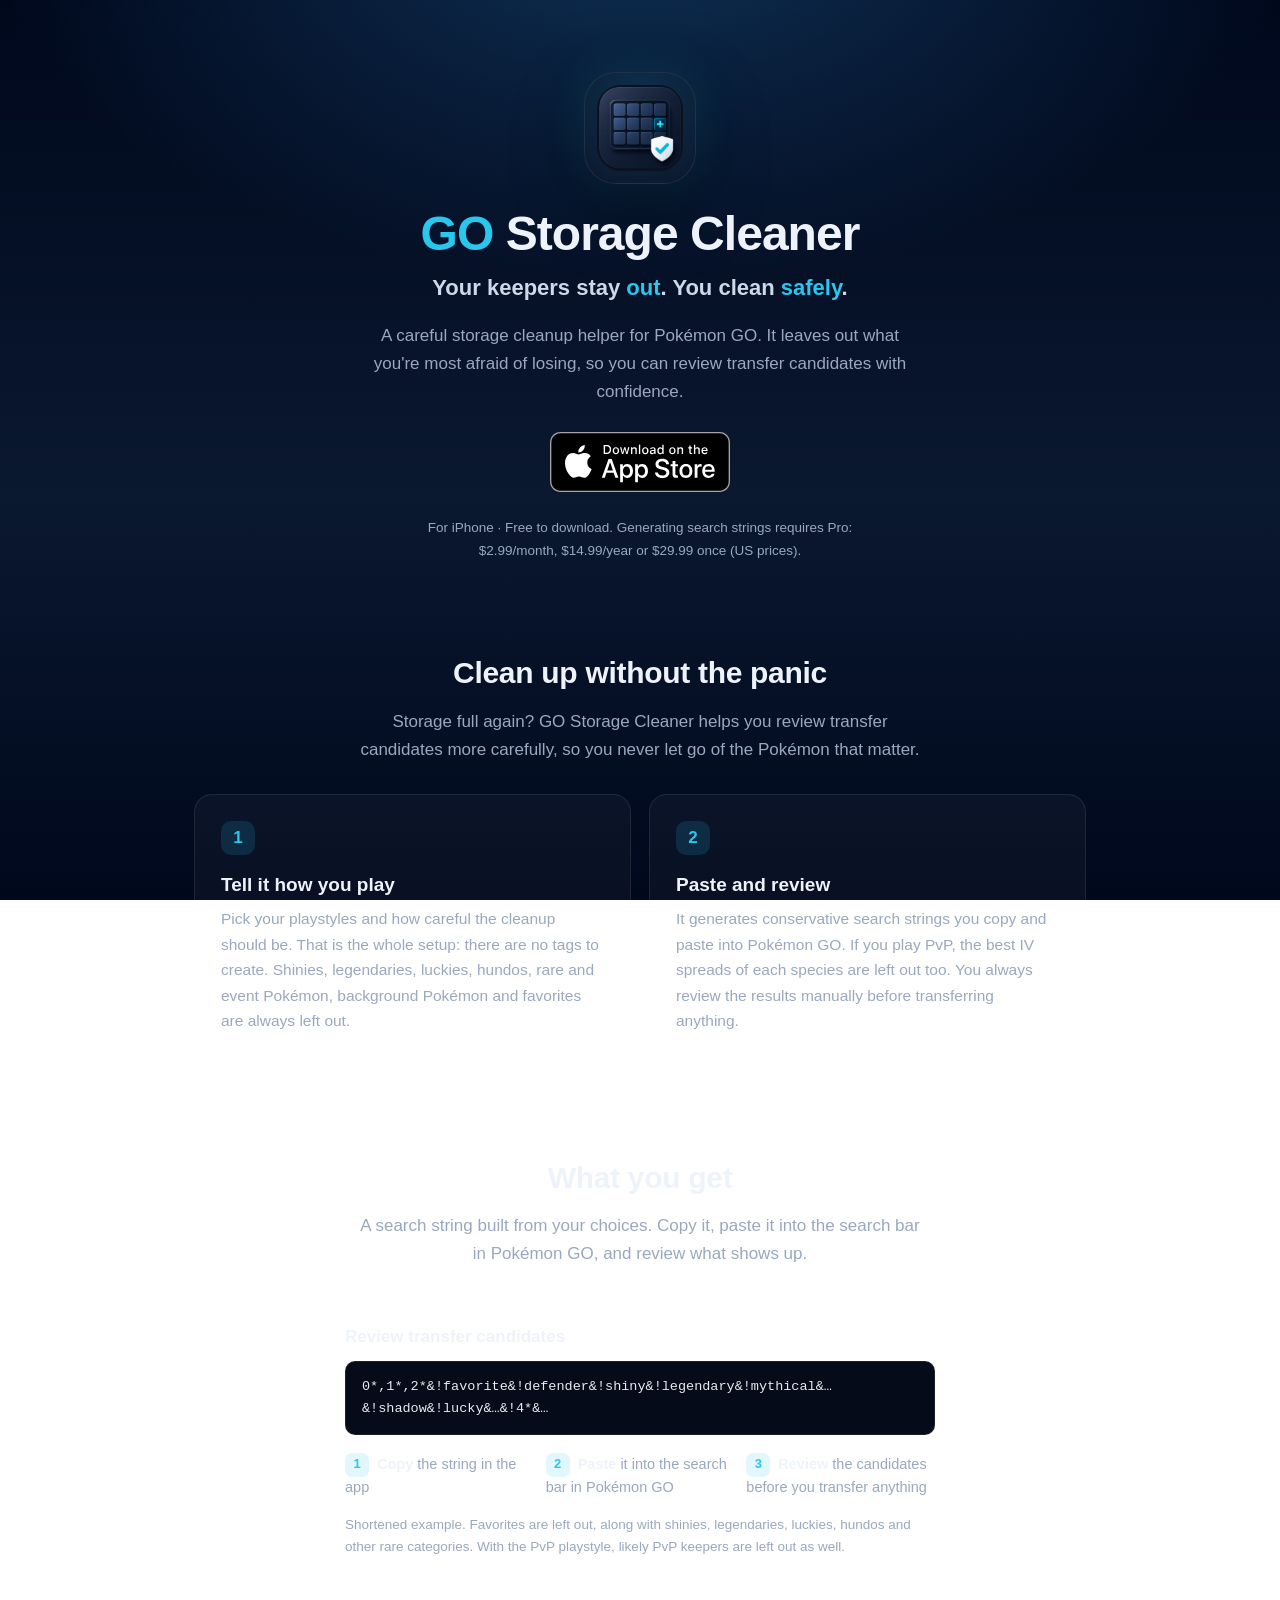
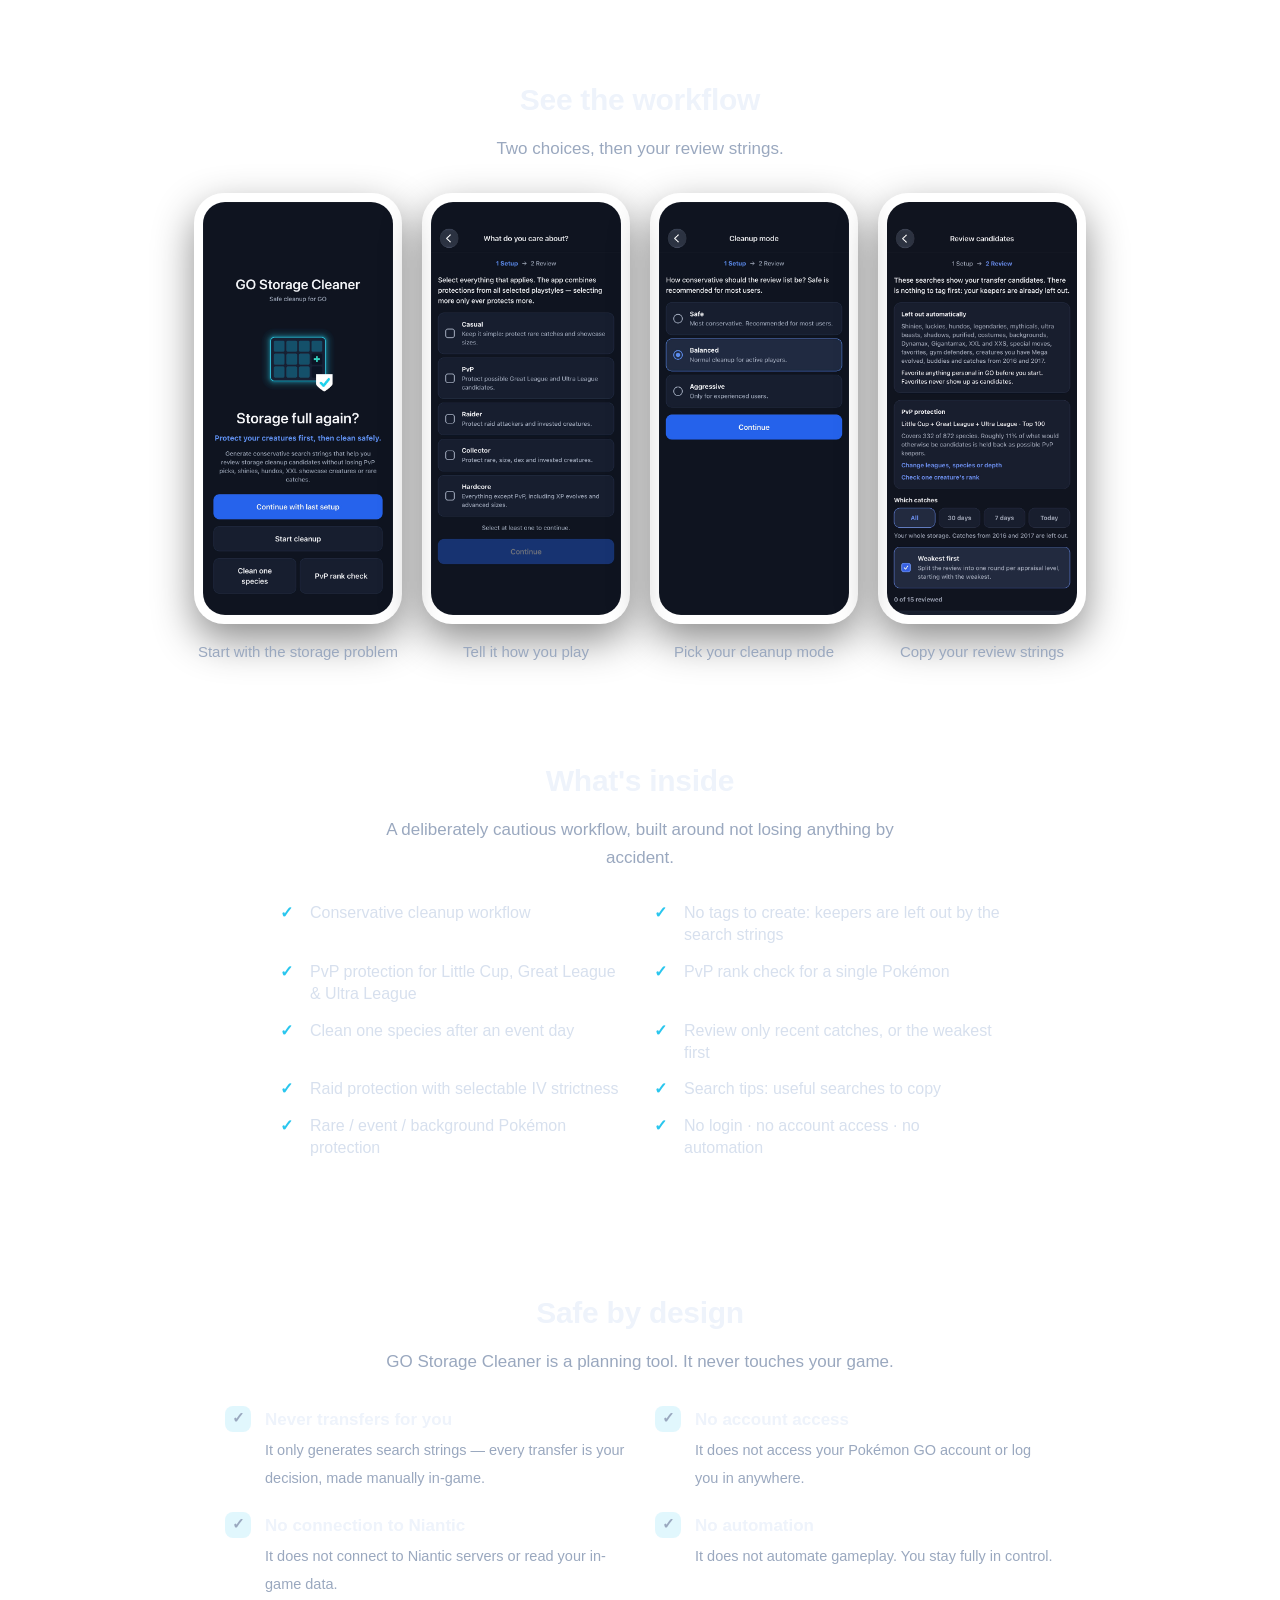
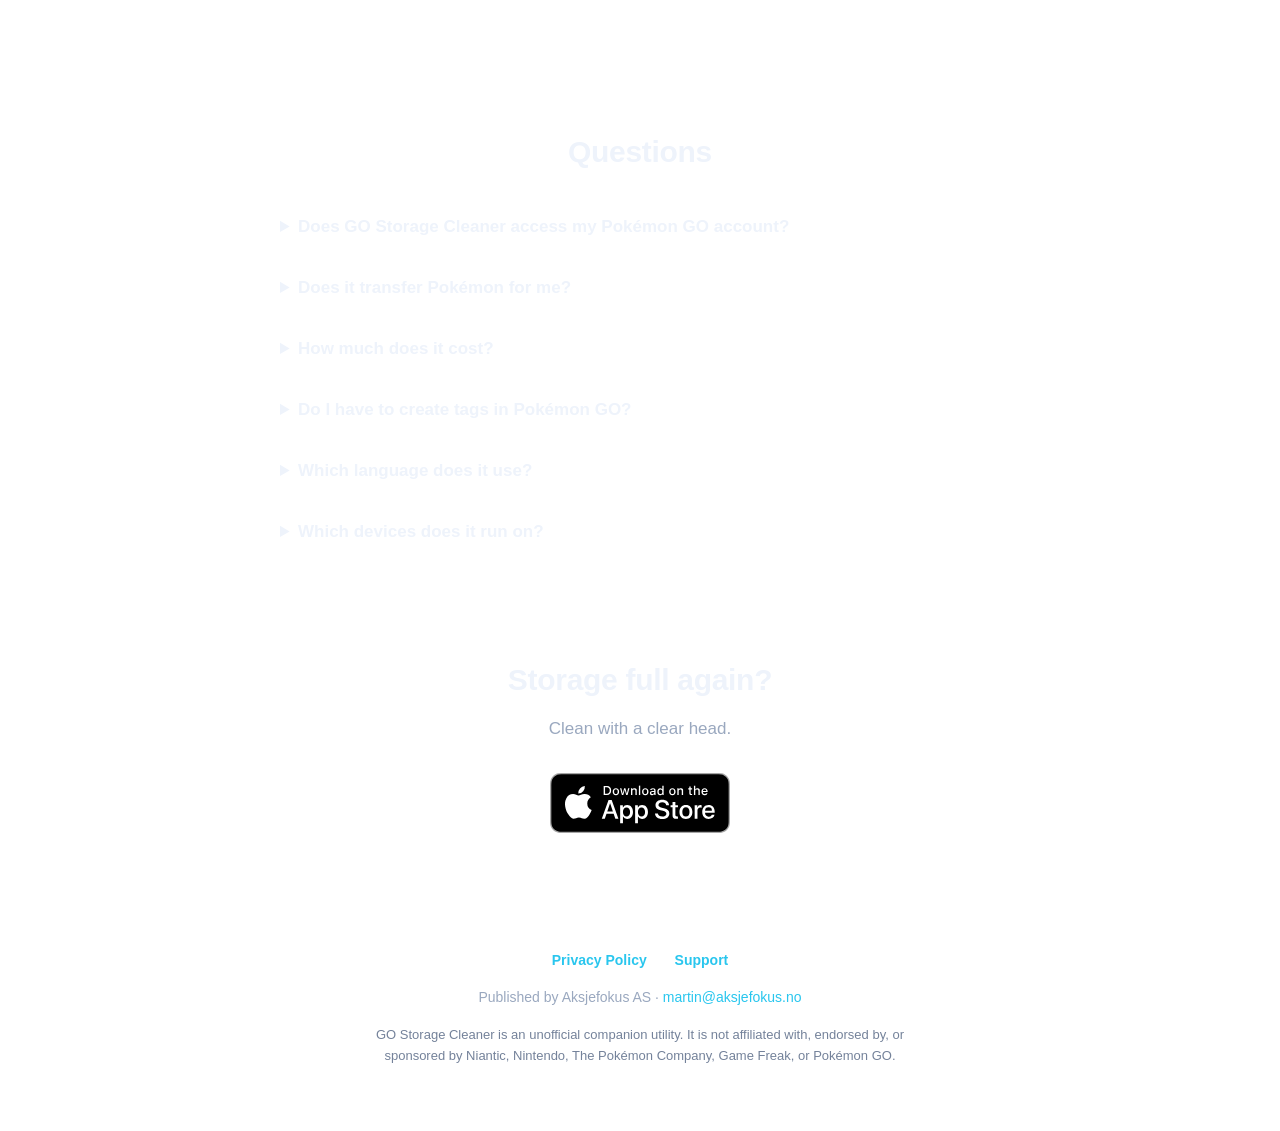
<file: index.html>
<!doctype html>
<html lang="en">
<head>
  <meta charset="utf-8">
  <meta name="viewport" content="width=device-width, initial-scale=1">
  <title>GO Storage Cleaner — Pokémon GO storage cleanup search strings</title>
  <meta name="description" content="Pokémon GO storage full? GO Storage Cleaner builds conservative search strings that leave your PvP, raid and rare Pokémon out, so you only review what you can let go of.">

  <link rel="canonical" href="https://gostoragecleaner.app/">

  <link rel="icon" href="assets/app-icon.png" type="image/png">
  <link rel="apple-touch-icon" href="assets/app-icon.png">

  <meta property="og:type" content="website">
  <meta property="og:title" content="GO Storage Cleaner — Pokémon GO storage cleanup search strings">
  <meta property="og:description" content="Generate conservative cleanup search strings that leave your keepers out by themselves. No tags to create, no login, no account access, no automation.">
  <meta property="og:image" content="https://gostoragecleaner.app/assets/share-card.png">
  <meta property="og:image:width" content="1200">
  <meta property="og:image:height" content="630">
  <meta property="og:url" content="https://gostoragecleaner.app/">
  <meta name="twitter:card" content="summary_large_image">

  <meta name="apple-itunes-app" content="app-id=6781333023">

  <script type="application/ld+json">
  {
    "@context": "https://schema.org",
    "@type": "SoftwareApplication",
    "name": "GO Storage Cleaner",
    "operatingSystem": "iOS",
    "applicationCategory": "UtilitiesApplication",
    "description": "A careful storage cleanup helper for Pokémon GO. It builds conservative search strings that leave your keepers out, and you copy, paste and review the transfer candidates yourself.",
    "url": "https://gostoragecleaner.app/",
    "downloadUrl": "https://apps.apple.com/app/go-storage-cleaner/id6781333023",
    "image": "https://gostoragecleaner.app/assets/app-icon.png",
    "inLanguage": "en",
    "publisher": {
      "@type": "Organization",
      "name": "Aksjefokus AS"
    },
    "offers": {
      "@type": "AggregateOffer",
      "priceCurrency": "USD",
      "lowPrice": "2.99",
      "highPrice": "29.99",
      "offerCount": 3
    }
  }
  </script>
  <script type="application/ld+json">
  {
    "@context": "https://schema.org",
    "@type": "FAQPage",
    "mainEntity": [
      {
        "@type": "Question",
        "name": "Does GO Storage Cleaner access my Pokémon GO account?",
        "acceptedAnswer": {
          "@type": "Answer",
          "text": "No. There is no login and no connection to the game. The app only generates search strings that you copy and paste into Pokémon GO yourself."
        }
      },
      {
        "@type": "Question",
        "name": "Does it transfer Pokémon for me?",
        "acceptedAnswer": {
          "@type": "Answer",
          "text": "No. The final search shows transfer candidates for you to review. Every transfer is your own decision, made manually in the game."
        }
      },
      {
        "@type": "Question",
        "name": "How much does it cost?",
        "acceptedAnswer": {
          "@type": "Answer",
          "text": "The app is free to download. Generating search strings requires Pro: $2.99 per month, $14.99 per year, or $29.99 as a one-time purchase (US prices; local prices are shown in the App Store)."
        }
      },
      {
        "@type": "Question",
        "name": "Do I have to create tags in Pokémon GO?",
        "acceptedAnswer": {
          "@type": "Answer",
          "text": "No. The search strings leave your keepers out by themselves: favorites, shinies, legendaries, luckies, hundos and other rare or invested Pokémon never show up as candidates. If you already use tags, you can add them as extra exclusions."
        }
      },
      {
        "@type": "Question",
        "name": "Which language does it use?",
        "acceptedAnswer": {
          "@type": "Answer",
          "text": "English. The app is in English, and the search strings use English search keywords, so set the game language to English when you paste them."
        }
      },
      {
        "@type": "Question",
        "name": "Which devices does it run on?",
        "acceptedAnswer": {
          "@type": "Answer",
          "text": "iPhone. GO Storage Cleaner is made for iPhone and is available in the App Store."
        }
      }
    ]
  }
  </script>

  <link rel="stylesheet" href="landing.css">
</head>
<body>

  <header class="hero">
    <div class="wrap wrap-narrow">
      <div class="hero-icon-wrap">
        <img class="hero-icon" src="assets/app-icon-clean.png" alt="GO Storage Cleaner app icon">
      </div>
      <h1><span class="accent">GO</span> Storage Cleaner</h1>
      <p class="tagline">Your keepers stay <span class="accent">out</span>. You clean <span class="accent">safely</span>.</p>
      <p class="lede">A careful storage cleanup helper for Pokémon GO. It leaves out what you're most afraid of losing, so you can review transfer candidates with confidence.</p>
      <a class="store-badge" href="https://apps.apple.com/app/go-storage-cleaner/id6781333023">
        <img src="assets/app-store-badge.svg" alt="Download GO Storage Cleaner on the App Store" width="180" height="60">
      </a>
      <p class="fineprint">For iPhone · Free to download. Generating search strings requires Pro:<br>$2.99/month, $14.99/year or $29.99 once (US prices).</p>
    </div>
  </header>

  <main>

    <section class="wrap">
      <h2>Clean up without the panic</h2>
      <p class="section-sub">Storage full again? GO Storage Cleaner helps you review transfer candidates more carefully, so you never let go of the Pokémon that matter.</p>
      <div class="steps">
        <div class="step">
          <span class="num">1</span>
          <h3>Tell it how you play</h3>
          <p>Pick your playstyles and how careful the cleanup should be. That is the whole setup: there are no tags to create. Shinies, legendaries, luckies, hundos, rare and event Pokémon, background Pokémon and favorites are always left out.</p>
        </div>
        <div class="step">
          <span class="num">2</span>
          <h3>Paste and review</h3>
          <p>It generates conservative search strings you copy and paste into Pokémon GO. If you play PvP, the best IV spreads of each species are left out too. You always review the results manually before transferring anything.</p>
        </div>
      </div>
    </section>

    <section class="wrap">
      <h2>What you get</h2>
      <p class="section-sub">A search string built from your choices. Copy it, paste it into the search bar in Pokémon GO, and review what shows up.</p>
      <div class="string-demo">
        <div class="string-label">Review transfer candidates</div>
        <code class="string-box">0*,1*,2*&amp;!favorite&amp;!defender&amp;!shiny&amp;!legendary&amp;!mythical&amp;…&amp;!shadow&amp;!lucky&amp;…&amp;!4*&amp;…</code>
        <ol class="string-steps">
          <li><strong>Copy</strong> the string in the app</li>
          <li><strong>Paste</strong> it into the search bar in Pokémon GO</li>
          <li><strong>Review</strong> the candidates before you transfer anything</li>
        </ol>
        <p class="string-note">Shortened example. Favorites are left out, along with shinies, legendaries, luckies, hundos and other rare categories. With the PvP playstyle, likely PvP keepers are left out as well.</p>
      </div>
    </section>

    <section class="wrap">
      <h2>See the workflow</h2>
      <p class="section-sub">Two choices, then your review strings.</p>
      <div class="shots">
        <figure class="shot">
          <div class="phone">
            <img src="assets/screenshots/01-welcome.png" alt="GO Storage Cleaner welcome screen — Storage full again?" width="640" height="1391" loading="lazy">
          </div>
          <figcaption>Start with the storage problem</figcaption>
        </figure>
        <figure class="shot">
          <div class="phone">
            <img src="assets/screenshots/02-playstyles.png" alt="Choosing playstyles" width="640" height="1391" loading="lazy">
          </div>
          <figcaption>Tell it how you play</figcaption>
        </figure>
        <figure class="shot">
          <div class="phone">
            <img src="assets/screenshots/03-cleanup-mode-v2.png" alt="Choosing a cleanup mode — Safe, Balanced or Aggressive" width="640" height="1391" loading="lazy">
          </div>
          <figcaption>Pick your cleanup mode</figcaption>
        </figure>
        <figure class="shot">
          <div class="phone">
            <img src="assets/screenshots/04-review-candidates-v2.png" alt="Review candidates screen with the search strings to copy" width="640" height="1391" loading="lazy">
          </div>
          <figcaption>Copy your review strings</figcaption>
        </figure>
      </div>
    </section>

    <section class="wrap">
      <h2>What's inside</h2>
      <p class="section-sub">A deliberately cautious workflow, built around not losing anything by accident.</p>
      <ul class="features">
        <li>Conservative cleanup workflow</li>
        <li>No tags to create: keepers are left out by the search strings</li>
        <li>PvP protection for Little Cup, Great League &amp; Ultra League</li>
        <li>PvP rank check for a single Pokémon</li>
        <li>Clean one species after an event day</li>
        <li>Review only recent catches, or the weakest first</li>
        <li>Raid protection with selectable IV strictness</li>
        <li>Search tips: useful searches to copy</li>
        <li>Rare / event / background Pokémon protection</li>
        <li>No login · no account access · no automation</li>
      </ul>
    </section>

    <section class="wrap">
      <div class="safety">
        <h2>Safe by design</h2>
        <p class="section-sub">GO Storage Cleaner is a planning tool. It never touches your game.</p>
        <div class="grid">
          <div class="item">
            <span class="shield" aria-hidden="true">✓</span>
            <div><strong>Never transfers for you</strong><span>It only generates search strings — every transfer is your decision, made manually in-game.</span></div>
          </div>
          <div class="item">
            <span class="shield" aria-hidden="true">✓</span>
            <div><strong>No account access</strong><span>It does not access your Pokémon GO account or log you in anywhere.</span></div>
          </div>
          <div class="item">
            <span class="shield" aria-hidden="true">✓</span>
            <div><strong>No connection to Niantic</strong><span>It does not connect to Niantic servers or read your in-game data.</span></div>
          </div>
          <div class="item">
            <span class="shield" aria-hidden="true">✓</span>
            <div><strong>No automation</strong><span>It does not automate gameplay. You stay fully in control.</span></div>
          </div>
        </div>
      </div>
    </section>

    <section class="wrap">
      <h2>Questions</h2>
      <div class="faq">
        <details>
          <summary>Does GO Storage Cleaner access my Pokémon GO account?</summary>
          <p>No. There is no login and no connection to the game. The app only generates search strings that you copy and paste into Pokémon GO yourself.</p>
        </details>
        <details>
          <summary>Does it transfer Pokémon for me?</summary>
          <p>No. The final search shows transfer candidates for you to review. Every transfer is your own decision, made manually in the game.</p>
        </details>
        <details>
          <summary>How much does it cost?</summary>
          <p>The app is free to download. Generating search strings requires Pro: $2.99 per month, $14.99 per year, or $29.99 as a one-time purchase (US prices; local prices are shown in the App Store).</p>
        </details>
        <details>
          <summary>Do I have to create tags in Pokémon GO?</summary>
          <p>No. The search strings leave your keepers out by themselves: favorites, shinies, legendaries, luckies, hundos and other rare or invested Pokémon never show up as candidates. If you already use tags, you can add them as extra exclusions.</p>
        </details>
        <details>
          <summary>Which language does it use?</summary>
          <p>English. The app is in English, and the search strings use English search keywords, so set the game language to English when you paste them.</p>
        </details>
        <details>
          <summary>Which devices does it run on?</summary>
          <p>iPhone. GO Storage Cleaner is made for iPhone and is available in the App Store.</p>
        </details>
      </div>
    </section>

    <section class="wrap cta">
      <h2>Storage full again?</h2>
      <p class="section-sub">Clean with a clear head.</p>
      <a class="store-badge" href="https://apps.apple.com/app/go-storage-cleaner/id6781333023">
        <img src="assets/app-store-badge.svg" alt="Download GO Storage Cleaner on the App Store" width="180" height="60">
      </a>
    </section>

  </main>

  <footer>
    <div class="wrap wrap-narrow">
      <div class="links">
        <a href="privacy/">Privacy Policy</a>
        <a href="support/">Support</a>
      </div>
      <div class="muted">Published by Aksjefokus AS · <a href="mailto:martin@aksjefokus.no">martin@aksjefokus.no</a></div>
      <p class="disclaimer">GO Storage Cleaner is an unofficial companion utility. It is not affiliated with, endorsed by, or sponsored by Niantic, Nintendo, The Pokémon Company, Game Freak, or Pokémon GO.</p>
    </div>
  </footer>

</body>
</html>
</file>
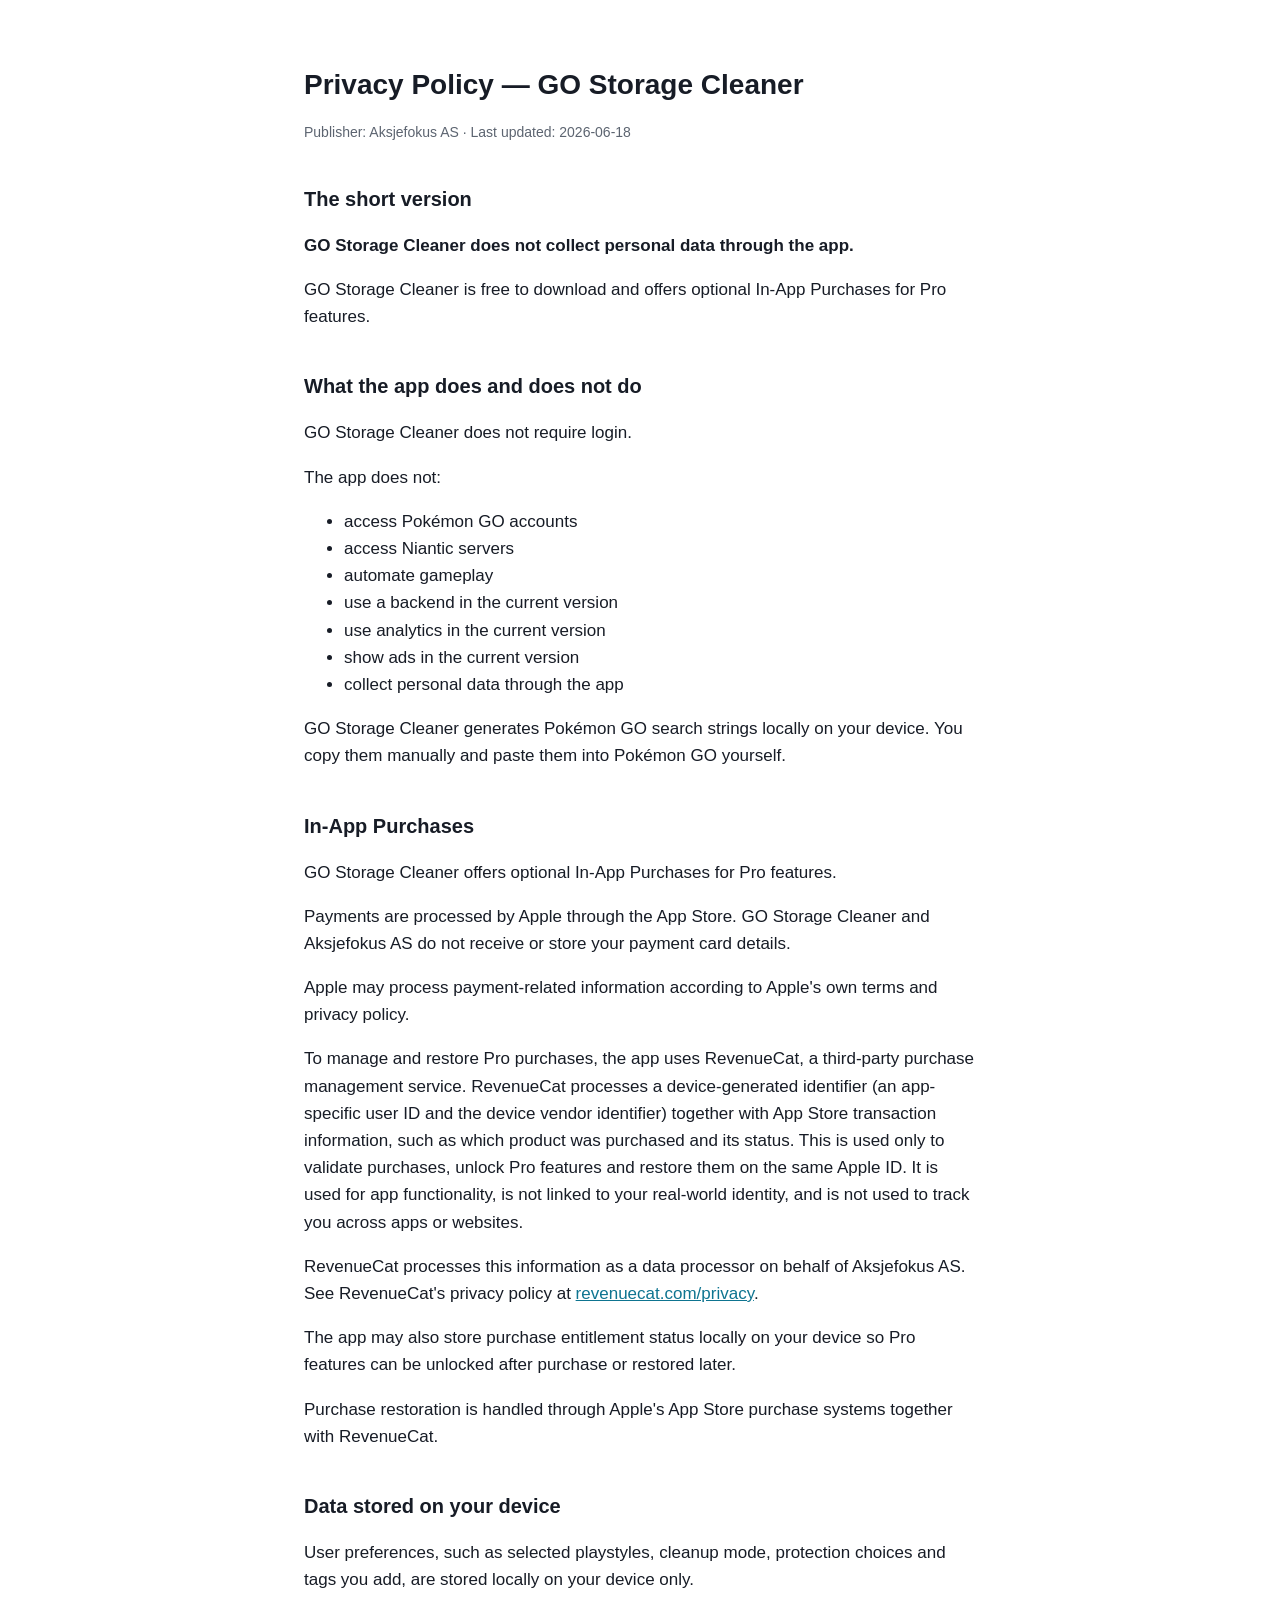
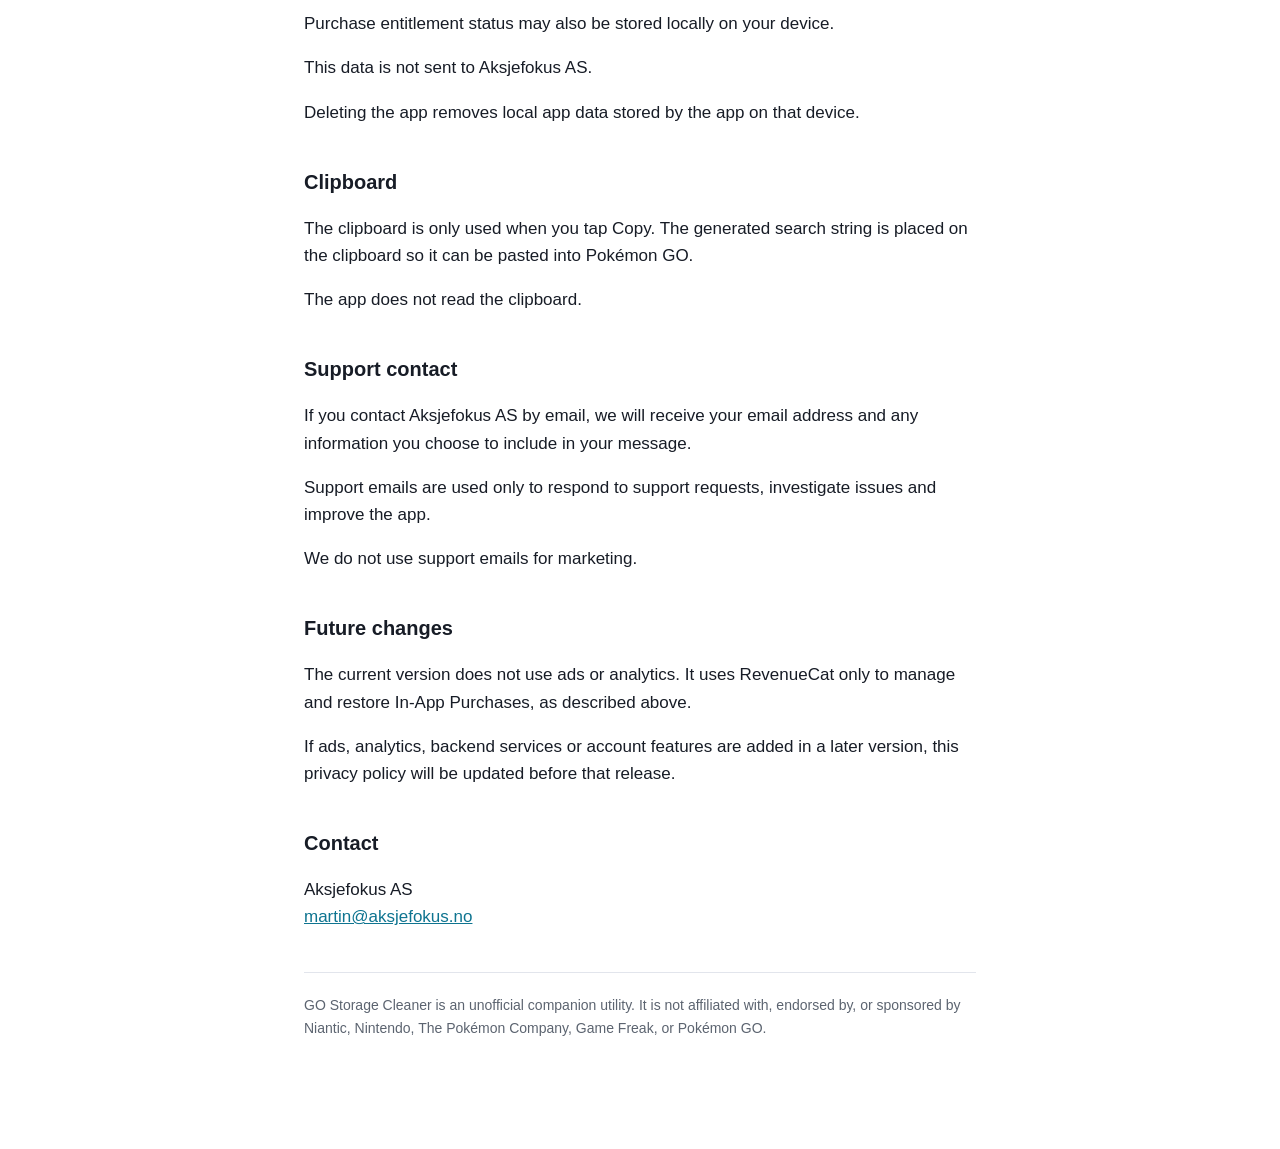
<file: privacy/index.html>
<!doctype html>
<html lang="en">
<head>
  <meta charset="utf-8">
  <meta name="viewport" content="width=device-width, initial-scale=1">
  <meta name="robots" content="noindex, nofollow">
  <title>Privacy Policy — GO Storage Cleaner</title>
  <link rel="stylesheet" href="/styles.css">
</head>
<body>
  <h1>Privacy Policy — GO Storage Cleaner</h1>
  <p class="muted">Publisher: Aksjefokus AS · Last updated: 2026-06-18</p>

  <h2>The short version</h2>
  <p><strong>GO Storage Cleaner does not collect personal data through the app.</strong></p>
  <p>GO Storage Cleaner is free to download and offers optional In-App Purchases for Pro features.</p>

  <h2>What the app does and does not do</h2>
  <p>GO Storage Cleaner does not require login.</p>
  <p>The app does not:</p>
  <ul>
    <li>access Pokémon GO accounts</li>
    <li>access Niantic servers</li>
    <li>automate gameplay</li>
    <li>use a backend in the current version</li>
    <li>use analytics in the current version</li>
    <li>show ads in the current version</li>
    <li>collect personal data through the app</li>
  </ul>
  <p>GO Storage Cleaner generates Pokémon GO search strings locally on your device. You copy them manually and paste them into Pokémon GO yourself.</p>

  <h2>In-App Purchases</h2>
  <p>GO Storage Cleaner offers optional In-App Purchases for Pro features.</p>
  <p>Payments are processed by Apple through the App Store. GO Storage Cleaner and Aksjefokus AS do not receive or store your payment card details.</p>
  <p>Apple may process payment-related information according to Apple's own terms and privacy policy.</p>
  <p>To manage and restore Pro purchases, the app uses RevenueCat, a third-party purchase management service. RevenueCat processes a device-generated identifier (an app-specific user ID and the device vendor identifier) together with App Store transaction information, such as which product was purchased and its status. This is used only to validate purchases, unlock Pro features and restore them on the same Apple ID. It is used for app functionality, is not linked to your real-world identity, and is not used to track you across apps or websites.</p>
  <p>RevenueCat processes this information as a data processor on behalf of Aksjefokus AS. See RevenueCat's privacy policy at <a href="https://www.revenuecat.com/privacy/">revenuecat.com/privacy</a>.</p>
  <p>The app may also store purchase entitlement status locally on your device so Pro features can be unlocked after purchase or restored later.</p>
  <p>Purchase restoration is handled through Apple's App Store purchase systems together with RevenueCat.</p>

  <h2>Data stored on your device</h2>
  <p>User preferences, such as selected playstyles, cleanup mode, protection choices and tags you add, are stored locally on your device only.</p>
  <p>Purchase entitlement status may also be stored locally on your device.</p>
  <p>This data is not sent to Aksjefokus AS.</p>
  <p>Deleting the app removes local app data stored by the app on that device.</p>

  <h2>Clipboard</h2>
  <p>The clipboard is only used when you tap Copy. The generated search string is placed on the clipboard so it can be pasted into Pokémon GO.</p>
  <p>The app does not read the clipboard.</p>

  <h2>Support contact</h2>
  <p>If you contact Aksjefokus AS by email, we will receive your email address and any information you choose to include in your message.</p>
  <p>Support emails are used only to respond to support requests, investigate issues and improve the app.</p>
  <p>We do not use support emails for marketing.</p>

  <h2>Future changes</h2>
  <p>The current version does not use ads or analytics. It uses RevenueCat only to manage and restore In-App Purchases, as described above.</p>
  <p>If ads, analytics, backend services or account features are added in a later version, this privacy policy will be updated before that release.</p>

  <h2>Contact</h2>
  <p>Aksjefokus AS<br>
  <a href="mailto:martin@aksjefokus.no">martin@aksjefokus.no</a></p>

  <p class="disclaimer">GO Storage Cleaner is an unofficial companion utility. It is not affiliated with, endorsed by, or sponsored by Niantic, Nintendo, The Pokémon Company, Game Freak, or Pokémon GO.</p>
</body>
</html>
</file>
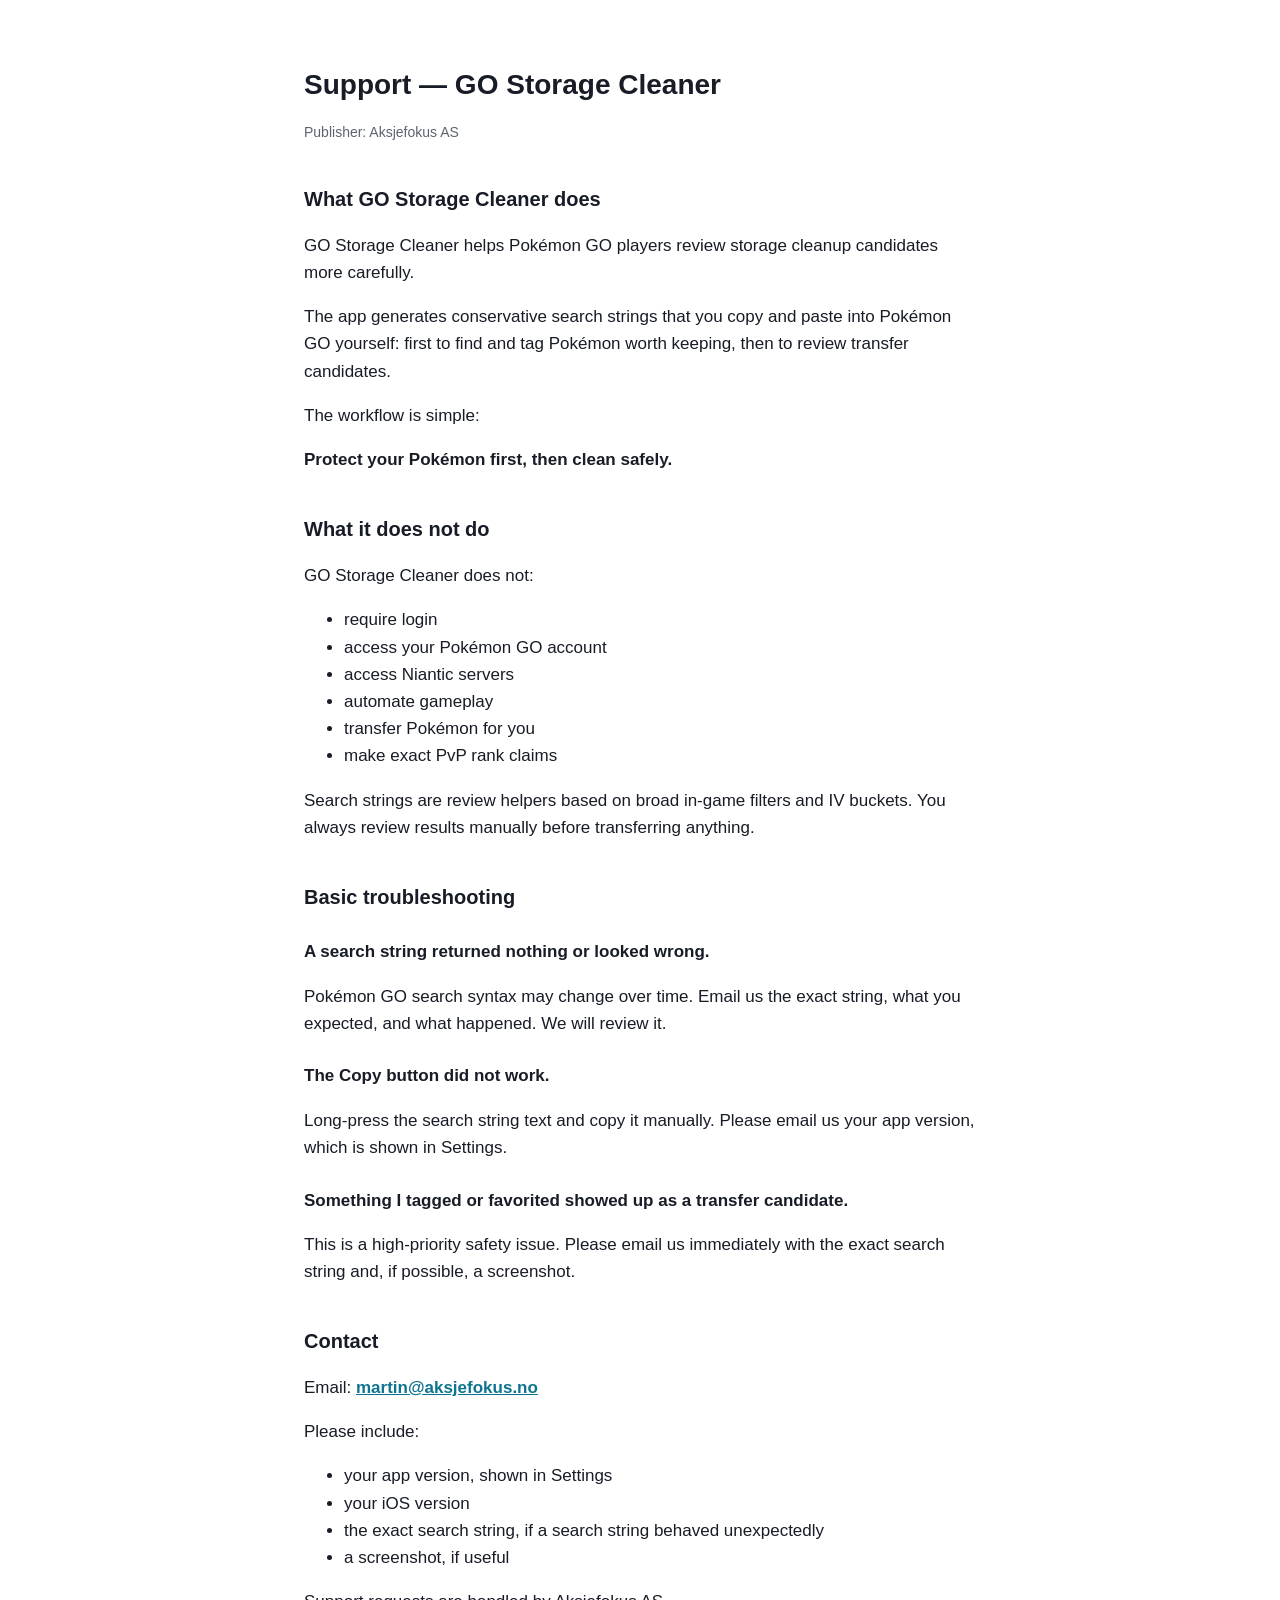
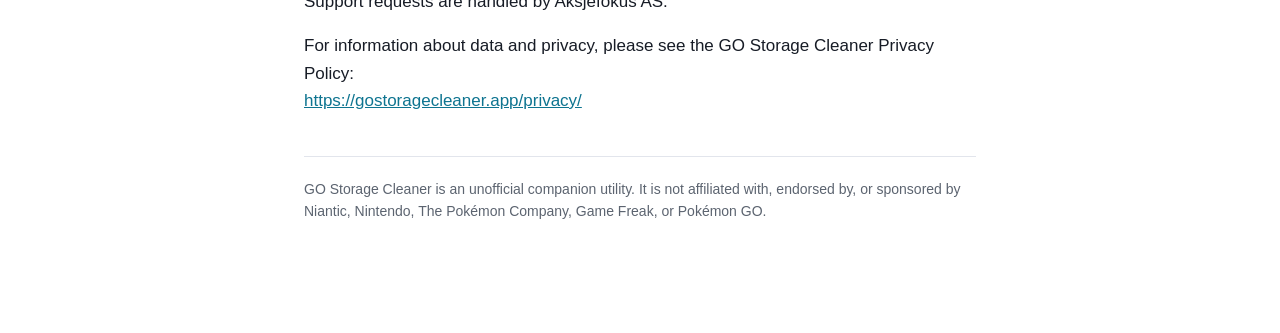
<file: support/index.html>
<!doctype html>
<html lang="en">
<head>
  <meta charset="utf-8">
  <meta name="viewport" content="width=device-width, initial-scale=1">
  <meta name="robots" content="noindex, nofollow">
  <title>Support — GO Storage Cleaner</title>
  <link rel="stylesheet" href="/styles.css">
</head>
<body>
  <h1>Support — GO Storage Cleaner</h1>
  <p class="muted">Publisher: Aksjefokus AS</p>

  <h2>What GO Storage Cleaner does</h2>
  <p>GO Storage Cleaner helps Pokémon GO players review storage cleanup candidates more carefully.</p>
  <p>The app generates conservative search strings that you copy and paste into Pokémon GO yourself: first to find and tag Pokémon worth keeping, then to review transfer candidates.</p>
  <p>The workflow is simple:</p>
  <p><strong>Protect your Pokémon first, then clean safely.</strong></p>

  <h2>What it does not do</h2>
  <p>GO Storage Cleaner does not:</p>
  <ul>
    <li>require login</li>
    <li>access your Pokémon GO account</li>
    <li>access Niantic servers</li>
    <li>automate gameplay</li>
    <li>transfer Pokémon for you</li>
    <li>make exact PvP rank claims</li>
  </ul>
  <p>Search strings are review helpers based on broad in-game filters and IV buckets. You always review results manually before transferring anything.</p>

  <h2>Basic troubleshooting</h2>

  <h3>A search string returned nothing or looked wrong.</h3>
  <p>Pokémon GO search syntax may change over time. Email us the exact string, what you expected, and what happened. We will review it.</p>

  <h3>The Copy button did not work.</h3>
  <p>Long-press the search string text and copy it manually. Please email us your app version, which is shown in Settings.</p>

  <h3>Something I tagged or favorited showed up as a transfer candidate.</h3>
  <p>This is a high-priority safety issue. Please email us immediately with the exact search string and, if possible, a screenshot.</p>

  <h2>Contact</h2>
  <p>Email: <a href="mailto:martin@aksjefokus.no"><strong>martin@aksjefokus.no</strong></a></p>
  <p>Please include:</p>
  <ul>
    <li>your app version, shown in Settings</li>
    <li>your iOS version</li>
    <li>the exact search string, if a search string behaved unexpectedly</li>
    <li>a screenshot, if useful</li>
  </ul>
  <p>Support requests are handled by Aksjefokus AS.</p>
  <p>For information about data and privacy, please see the GO Storage Cleaner Privacy Policy:<br>
  <a href="https://gostoragecleaner.app/privacy/">https://gostoragecleaner.app/privacy/</a></p>

  <p class="disclaimer">GO Storage Cleaner is an unofficial companion utility. It is not affiliated with, endorsed by, or sponsored by Niantic, Nintendo, The Pokémon Company, Game Freak, or Pokémon GO.</p>
</body>
</html>
</file>
<file: landing.css>
/* Marketing landing page for GO Storage Cleaner.
   Scoped to index.html only; the compliance pages keep using styles.css.
   Static, no framework, no scripts, no tracking. Dark navy + cyan. */

:root {
  --bg-deep: #00081c;
  --bg-mid: #0a1830;
  --text: #eef3fb;
  --muted: #9aa8bf;
  --accent: #29c6ee;
  --accent-soft: rgba(41, 198, 238, 0.14);
  --card: rgba(255, 255, 255, 0.035);
  --border: rgba(255, 255, 255, 0.09);
  --border-strong: rgba(41, 198, 238, 0.35);
  --maxw: 940px;
  --maxw-narrow: 600px;
}

* { box-sizing: border-box; }

html { scroll-behavior: smooth; }

body {
  margin: 0;
  overflow-x: hidden;
  color: var(--text);
  background:
    radial-gradient(1100px 620px at 50% -10%, #103257 0%, rgba(16, 50, 87, 0) 60%),
    linear-gradient(180deg, var(--bg-deep) 0%, var(--bg-mid) 55%, var(--bg-deep) 100%);
  background-attachment: fixed;
  font: 17px/1.65 -apple-system, BlinkMacSystemFont, "Segoe UI", Roboto, sans-serif;
  -webkit-font-smoothing: antialiased;
}

a { color: var(--accent); text-decoration: none; }
a:hover { text-decoration: underline; }

.wrap {
  width: 100%;
  max-width: var(--maxw);
  margin: 0 auto;
  padding: 0 24px;
}
.wrap-narrow { max-width: var(--maxw-narrow); }

.accent { color: var(--accent); }

/* ---- Vertical rhythm ---- */
/* section.wrap, so .wrap's side padding does not reset the vertical padding. */
section.wrap { padding: 46px 24px; }

h2 {
  font-size: clamp(24px, 4vw, 30px);
  letter-spacing: -0.01em;
  text-align: center;
  margin: 0 0 10px;
}
.section-sub {
  text-align: center;
  color: var(--muted);
  margin: 0 auto 30px;
  max-width: 560px;
}

/* ---- Hero ---- */
.hero {
  text-align: center;
  padding: 72px 24px 40px;
}
.hero-icon-wrap {
  width: 112px;
  height: 112px;
  border-radius: 32px;
  display: grid;
  place-items: center;
  margin: 0 auto;
  background: radial-gradient(circle at 50% 35%, rgba(34, 211, 238, 0.12), rgba(15, 23, 42, 0.72));
  border: 1px solid rgba(255, 255, 255, 0.08);
  box-shadow: 0 24px 70px rgba(0, 0, 0, 0.35), 0 0 45px rgba(34, 211, 238, 0.14);
  overflow: hidden;
}
.hero-icon {
  width: 86px;
  height: 86px;
  display: block;
  object-fit: contain;
  border-radius: 24px;
}
.hero h1 {
  font-size: clamp(32px, 6vw, 48px);
  line-height: 1.08;
  letter-spacing: -0.02em;
  margin: 24px 0 10px;
  font-weight: 700;
}
.tagline {
  font-size: clamp(17px, 3vw, 22px);
  font-weight: 600;
  margin: 0 0 16px;
  color: #cdd8ea;
}
.lede {
  margin: 0 auto 26px;
  color: var(--muted);
  font-size: 17px;
}
.pill {
  display: inline-block;
  padding: 10px 20px;
  border-radius: 999px;
  background: var(--accent-soft);
  border: 1px solid var(--border-strong);
  color: var(--accent);
  font-size: 14px;
  font-weight: 600;
}
.fineprint {
  margin: 16px auto 0;
  color: var(--muted);
  font-size: 13.5px;
}
.store-badge {
  display: inline-block;
  line-height: 0;
}
.store-badge img {
  width: 180px;
  height: auto;
}
.store-badge:hover {
  opacity: 0.85;
}

/* ---- Two-step cards (equal height via grid) ---- */
.steps {
  display: grid;
  grid-template-columns: 1fr 1fr;
  gap: 18px;
}
.step {
  background: var(--card);
  border: 1px solid var(--border);
  border-radius: 18px;
  padding: 26px;
}
.step .num {
  display: inline-flex;
  align-items: center;
  justify-content: center;
  width: 34px;
  height: 34px;
  border-radius: 10px;
  background: var(--accent-soft);
  color: var(--accent);
  font-weight: 700;
  margin-bottom: 14px;
}
.step h3 { margin: 0 0 6px; font-size: 19px; }
.step p { margin: 0; color: var(--muted); font-size: 15.5px; }

/* ---- Screenshot section ---- */
.shots {
  display: grid;
  grid-template-columns: repeat(4, 1fr);
  gap: 20px;
  align-items: start;
}
.shot { margin: 0; text-align: center; }
.phone {
  background: var(--card);
  border: 1px solid var(--border);
  border-radius: 30px;
  padding: 8px;
  box-shadow: 0 16px 40px rgba(0, 0, 0, 0.45);
}
.phone img {
  display: block;
  width: 100%;
  height: auto;
  border-radius: 22px;
}
.shot figcaption {
  margin-top: 16px;
  color: var(--muted);
  font-size: 15px;
}

/* ---- Example search string ---- */
.string-demo {
  max-width: 640px;
  margin: 0 auto;
  background: var(--card);
  border: 1px solid var(--border);
  border-radius: 18px;
  padding: 24px;
}
.string-label { font-weight: 650; margin-bottom: 10px; }
.string-box {
  display: block;
  background: #050b18;
  border: 1px solid var(--border);
  border-radius: 10px;
  padding: 14px 16px;
  font: 13.5px/1.6 ui-monospace, SFMono-Regular, Menlo, Consolas, monospace;
  color: #e8eaed;
  overflow-wrap: anywhere;
}
.string-steps {
  display: grid;
  grid-template-columns: repeat(3, 1fr);
  gap: 12px;
  list-style: none;
  counter-reset: step;
  margin: 18px 0 0;
  padding: 0;
}
.string-steps li {
  counter-increment: step;
  color: var(--muted);
  font-size: 14.5px;
  line-height: 1.45;
}
.string-steps li::before {
  content: counter(step);
  display: inline-flex;
  align-items: center;
  justify-content: center;
  width: 24px;
  height: 24px;
  margin-right: 8px;
  border-radius: 7px;
  background: var(--accent-soft);
  color: var(--accent);
  font-weight: 700;
  font-size: 13px;
}
.string-steps strong { color: var(--text); }
.string-note { margin: 16px 0 0; color: var(--muted); font-size: 13.5px; }

/* ---- FAQ ---- */
.faq { max-width: 720px; margin: 20px auto 0; }
.faq details { border-bottom: 1px solid var(--border); }
.faq summary {
  cursor: pointer;
  padding: 16px 0;
  font-weight: 600;
}
.faq p { margin: 0 0 18px; color: var(--muted); font-size: 15.5px; }

/* ---- Closing call to action ---- */
.cta { text-align: center; }

/* ---- Features (two balanced columns) ---- */
.features {
  display: grid;
  grid-template-columns: repeat(2, 1fr);
  gap: 14px 28px;
  max-width: 720px;
  margin: 0 auto;
  list-style: none;
  padding: 0;
}
.features li {
  position: relative;
  padding-left: 30px;
  color: #d7e0ee;
  font-size: 16px;
  line-height: 1.4;
}
.features li::before {
  content: "✓";
  position: absolute;
  left: 0;
  top: 0;
  color: var(--accent);
  font-weight: 700;
}

/* ---- Safe by design ---- */
.safety {
  background: var(--card);
  border: 1px solid var(--border);
  border-radius: 20px;
  padding: 36px 30px;
}
.safety .grid {
  display: grid;
  grid-template-columns: repeat(2, 1fr);
  gap: 20px 30px;
  margin-top: 8px;
}
.safety .item { display: flex; gap: 14px; align-items: flex-start; }
.safety .shield {
  flex: none;
  display: inline-flex;
  align-items: center;
  justify-content: center;
  width: 26px;
  height: 26px;
  border-radius: 8px;
  background: var(--accent-soft);
  color: var(--accent);
  font-weight: 700;
  font-size: 15px;
}
.safety .item strong { display: block; font-weight: 650; margin-bottom: 2px; }
.safety .item span { color: var(--muted); font-size: 14.5px; line-height: 1.5; }

/* ---- Footer ---- */
footer {
  margin-top: 24px;
  border-top: 1px solid var(--border);
  padding: 36px 0 64px;
  text-align: center;
  color: var(--muted);
  font-size: 14px;
}
footer .links { margin-bottom: 14px; }
footer .links a { margin: 0 12px; font-weight: 600; }
footer .muted { color: var(--muted); }
footer .disclaimer {
  max-width: 640px;
  margin: 16px auto 0;
  font-size: 13px;
  line-height: 1.6;
  color: #74829a;
}

/* ---- Responsive ---- */
@media (max-width: 820px) {
  .shots { grid-template-columns: repeat(2, 1fr); max-width: 560px; margin: 0 auto; }
}
@media (max-width: 560px) {
  .steps, .features, .safety .grid, .shots, .string-steps { grid-template-columns: 1fr; }
  .shots { max-width: 360px; }
  .hero { padding-top: 56px; }
}
</file>
<file: styles.css>
:root {
  color-scheme: light dark;
  --bg: #ffffff;
  --text: #171c26;
  --muted: #5c6470;
  --link: #0e7490;
  --border: #e2e5ec;
}
@media (prefers-color-scheme: dark) {
  :root {
    --bg: #0d1424;
    --text: #f2f4f8;
    --muted: #9aa4b5;
    --link: #22d3ee;
    --border: #232e45;
  }
}
* { box-sizing: border-box; }
body {
  margin: 0 auto;
  padding: 48px 24px 96px;
  max-width: 720px;
  background: var(--bg);
  color: var(--text);
  font: 17px/1.6 -apple-system, BlinkMacSystemFont, "Segoe UI", Roboto, sans-serif;
}
h1 { font-size: 28px; line-height: 1.25; }
h2 { font-size: 20px; margin-top: 2em; }
h3 { font-size: 17px; margin-top: 1.5em; }
a { color: var(--link); }
strong { font-weight: 650; }
.muted { color: var(--muted); font-size: 14px; }
.disclaimer {
  margin-top: 3em;
  padding-top: 1.5em;
  border-top: 1px solid var(--border);
  color: var(--muted);
  font-size: 14px;
}
</file>
